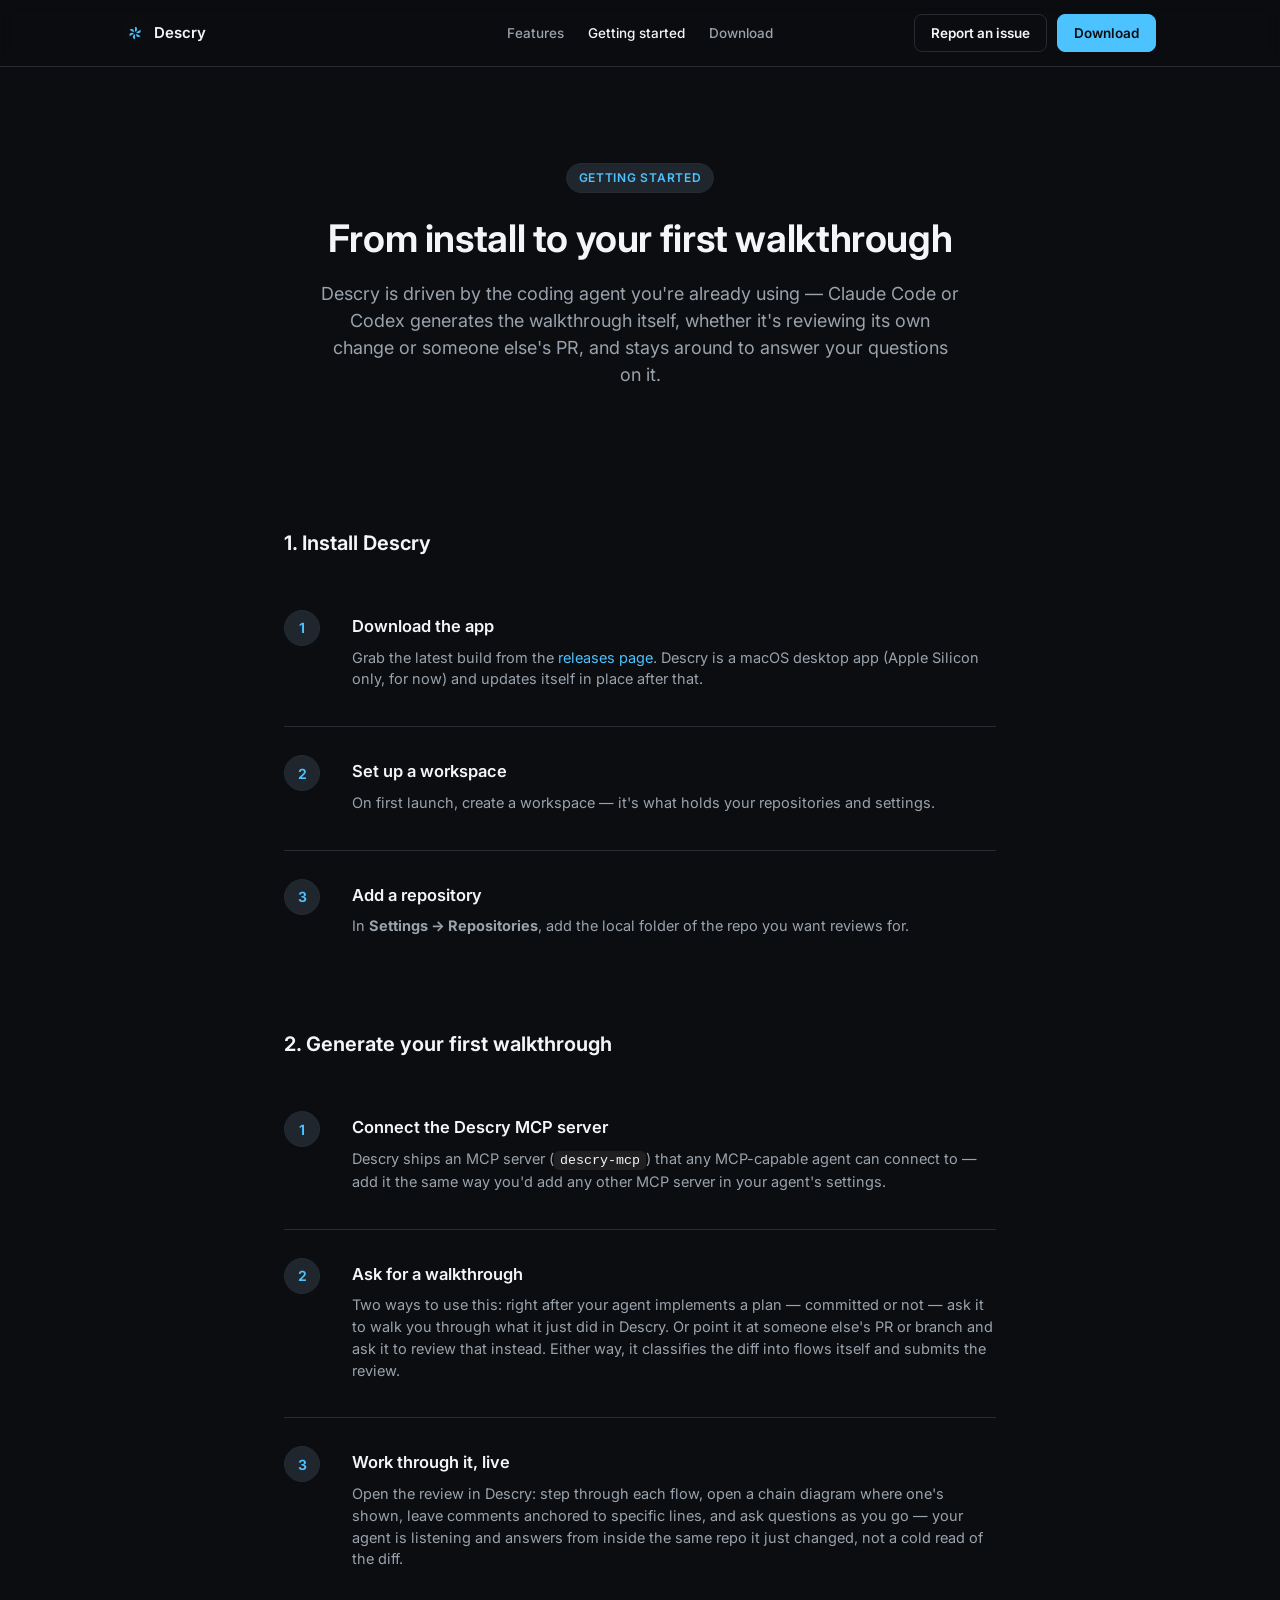
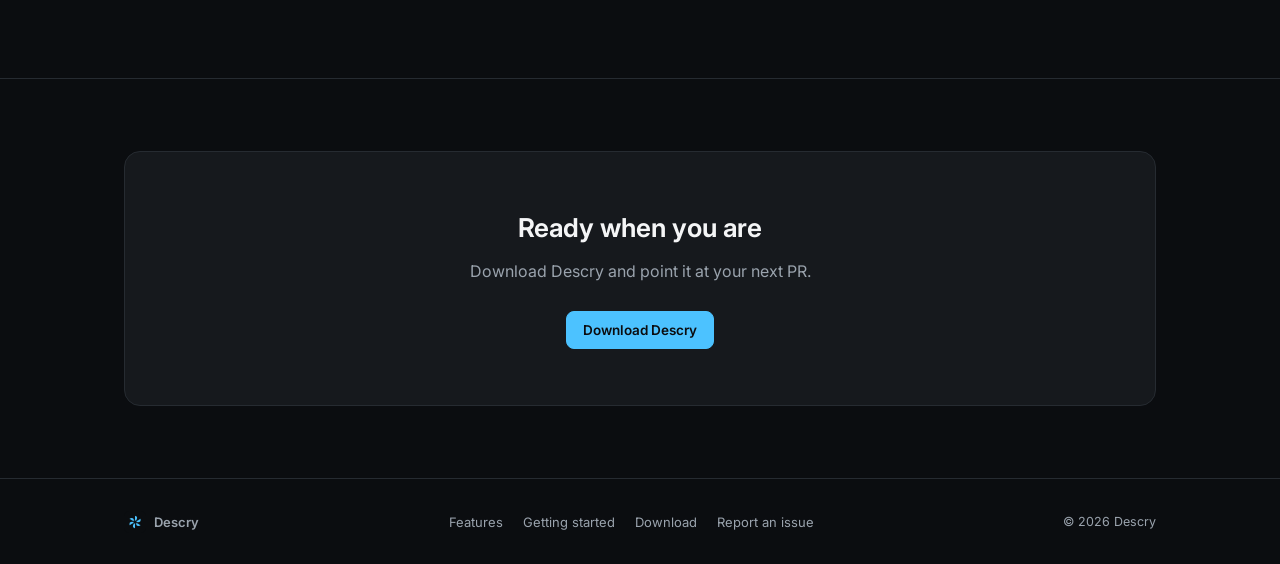
<file: getting-started.html>
<!doctype html>
<html lang="en">
  <head>
    <meta charset="UTF-8" />
    <meta name="viewport" content="width=device-width, initial-scale=1.0" />
    <title>Getting started — Descry</title>
    <meta
      name="description"
      content="Install Descry, set up a workspace, and generate your first walkthrough from Claude Code or Codex."
    />
    <link rel="icon" href="assets/icon.png" />
    <link rel="stylesheet" href="assets/styles.css" />
    <link rel="preconnect" href="https://fonts.googleapis.com" />
    <link rel="preconnect" href="https://fonts.gstatic.com" crossorigin />
    <link
      href="https://fonts.googleapis.com/css2?family=Inter:wght@400;500;600;650;700&display=swap"
      rel="stylesheet"
    />
  </head>
  <body>
    <header class="site">
      <div class="wrap bar">
        <a class="brand" href="index.html">
          <img src="assets/icon.png" alt="" />
          Descry
        </a>
        <nav class="primary">
          <a href="features.html">Features</a>
          <a href="getting-started.html" class="active">Getting started</a>
          <a href="https://github.com/meshde/descry-releases/releases/latest">Download</a>
        </nav>
        <div style="display: flex; align-items: center; gap: 10px">
          <a
            class="btn btn-ghost"
            href="https://github.com/meshde/descry-releases/issues/new"
          >Report an issue</a>
          <a class="btn btn-accent" href="https://github.com/meshde/descry-releases/releases/latest">Download</a>
        </div>
      </div>
    </header>

    <main>
      <section class="hero no-border" style="padding-bottom: 32px">
        <div class="wrap">
          <span class="eyebrow">Getting started</span>
          <h1 style="font-size: 38px">From install to your first walkthrough</h1>
          <p class="lead">
            Descry is driven by the coding agent you're already using —
            Claude Code or Codex generates the walkthrough itself, whether
            it's reviewing its own change or someone else's PR, and stays
            around to answer your questions on it.
          </p>
        </div>
      </section>

      <section class="no-border">
        <div class="wrap" style="max-width: 760px">
          <div class="section-head" style="text-align: left; margin: 0 0 24px; max-width: none">
            <h2 style="font-size: 20px">1. Install Descry</h2>
          </div>
          <div class="steps">
            <div class="step">
              <div class="num">1</div>
              <div>
                <h3>Download the app</h3>
                <p>
                  Grab the latest build from the
                  <a href="https://github.com/meshde/descry-releases/releases/latest">releases page</a>.
                  Descry is a macOS desktop app (Apple Silicon only, for now)
                  and updates itself in place after that.
                </p>
              </div>
            </div>
            <div class="step">
              <div class="num">2</div>
              <div>
                <h3>Set up a workspace</h3>
                <p>
                  On first launch, create a workspace — it's what holds your
                  repositories and settings.
                </p>
              </div>
            </div>
            <div class="step">
              <div class="num">3</div>
              <div>
                <h3>Add a repository</h3>
                <p>
                  In <strong>Settings → Repositories</strong>, add the local
                  folder of the repo you want reviews for.
                </p>
              </div>
            </div>
          </div>

          <div class="section-head" style="text-align: left; margin: 56px 0 24px; max-width: none">
            <h2 style="font-size: 20px">2. Generate your first walkthrough</h2>
          </div>
          <div class="steps">
            <div class="step">
              <div class="num">1</div>
              <div>
                <h3>Connect the Descry MCP server</h3>
                <p>
                  Descry ships an MCP server (<code>descry-mcp</code>) that any
                  MCP-capable agent can connect to — add it the same way you'd
                  add any other MCP server in your agent's settings.
                </p>
              </div>
            </div>
            <div class="step">
              <div class="num">2</div>
              <div>
                <h3>Ask for a walkthrough</h3>
                <p>
                  Two ways to use this: right after your agent implements a
                  plan — committed or not — ask it to walk you through what
                  it just did in Descry. Or point it at someone else's PR or
                  branch and ask it to review that instead. Either way, it
                  classifies the diff into flows itself and submits the
                  review.
                </p>
              </div>
            </div>
            <div class="step">
              <div class="num">3</div>
              <div>
                <h3>Work through it, live</h3>
                <p>
                  Open the review in Descry: step through each flow, open a
                  chain diagram where one's shown, leave comments anchored to
                  specific lines, and ask questions as you go — your agent is
                  listening and answers from inside the same repo it just
                  changed, not a cold read of the diff.
                </p>
              </div>
            </div>
          </div>
        </div>
      </section>

      <section>
        <div class="wrap">
          <div class="cta-band">
            <h2>Ready when you are</h2>
            <p>Download Descry and point it at your next PR.</p>
            <a class="btn btn-accent" href="https://github.com/meshde/descry-releases/releases/latest">Download Descry</a>
          </div>
        </div>
      </section>
    </main>

    <footer class="site">
      <div class="wrap bar">
        <a class="brand" href="index.html">
          <img src="assets/icon.png" alt="" />
          Descry
        </a>
        <div class="links">
          <a href="features.html">Features</a>
          <a href="getting-started.html">Getting started</a>
          <a href="https://github.com/meshde/descry-releases/releases/latest">Download</a>
          <a href="https://github.com/meshde/descry-releases/issues/new">Report an issue</a>
        </div>
        <small>&copy; 2026 Descry</small>
      </div>
    </footer>
  </body>
</html>
</file>
<file: assets/styles.css>
/*
 * Dark-only design tokens, carried over verbatim from the Descry app
 * (app/src/styles.css) so the marketing site matches the product exactly.
 */
:root {
  --color-bg: #0b0d10;
  --color-sidebar: #212124;
  --color-surface: #16191d;
  --color-input: #1f1f21;
  --color-active-tint: #1f262e;
  --color-border: #262b31;

  --color-accent: #4cc2ff;
  --color-accent-fg: #0b0d10;

  --color-text: #f4f5f6;
  --color-text-muted: #9aa3ad;
  --color-text-dim: #9aa3ad;

  --color-success: #59bf73;
  --color-danger: #e5484d;

  --color-diff-add: #2ea043;
  --color-diff-add-bg: rgb(46 160 67 / 0.15);
  --color-diff-del: #f85149;
  --color-diff-del-bg: rgb(248 81 73 / 0.15);

  --radius: 0.5rem;
  --font-sans:
    "Inter", ui-sans-serif, system-ui, -apple-system, "Segoe UI", Roboto,
    sans-serif;

  color-scheme: dark;
}

* {
  box-sizing: border-box;
}

html,
body {
  margin: 0;
  padding: 0;
}

body {
  background: var(--color-bg);
  color: var(--color-text);
  font-family: var(--font-sans);
  -webkit-font-smoothing: antialiased;
  line-height: 1.5;
}

a {
  color: var(--color-accent);
  text-decoration: none;
}

a:hover {
  text-decoration: underline;
}

img {
  max-width: 100%;
}

.wrap {
  max-width: 1080px;
  margin: 0 auto;
  padding: 0 24px;
}

/* ---------- Header ---------- */

header.site {
  position: sticky;
  top: 0;
  z-index: 10;
  background: color-mix(in srgb, var(--color-bg) 92%, transparent);
  backdrop-filter: blur(6px);
  border-bottom: 1px solid var(--color-border);
}

header.site .bar {
  display: grid;
  grid-template-columns: 1fr auto 1fr;
  align-items: center;
  gap: 16px;
  padding: 14px 24px;
}

header.site .bar > div {
  justify-self: end;
}

.brand {
  display: flex;
  align-items: center;
  gap: 8px;
  font-weight: 600;
  font-size: 15px;
  color: var(--color-text);
}

.brand:hover {
  text-decoration: none;
}

.brand img {
  width: 22px;
  height: 22px;
  border-radius: 5px;
}

nav.primary {
  display: flex;
  align-items: center;
  gap: 24px;
}

nav.primary a {
  color: var(--color-text-muted);
  font-size: 13.5px;
  font-weight: 500;
}

nav.primary a:hover,
nav.primary a.active {
  color: var(--color-text);
  text-decoration: none;
}

.btn {
  display: inline-flex;
  align-items: center;
  gap: 6px;
  border-radius: var(--radius);
  padding: 8px 16px;
  font-size: 13.5px;
  font-weight: 600;
  border: 1px solid var(--color-border);
  cursor: pointer;
}

.btn:hover {
  text-decoration: none;
}

.btn-accent {
  background: var(--color-accent);
  color: var(--color-accent-fg);
  border-color: var(--color-accent);
}

.btn-accent:hover {
  opacity: 0.9;
}

.btn-ghost {
  background: transparent;
  color: var(--color-text);
}

.btn-ghost:hover {
  background: var(--color-active-tint);
}

/* ---------- Hero ---------- */

.hero {
  padding: 96px 0 72px;
  text-align: center;
}

.hero .eyebrow {
  display: inline-block;
  font-size: 12px;
  font-weight: 600;
  letter-spacing: 0.06em;
  text-transform: uppercase;
  color: var(--color-accent);
  background: var(--color-active-tint);
  border: 1px solid var(--color-border);
  border-radius: 999px;
  padding: 5px 12px;
  margin-bottom: 24px;
}

.hero h1 {
  font-size: 48px;
  line-height: 1.12;
  letter-spacing: -0.01em;
  margin: 0 0 20px;
  font-weight: 650;
}

.hero p.lead {
  font-size: 18px;
  color: var(--color-text-muted);
  max-width: 640px;
  margin: 0 auto 36px;
}

.hero .cta-row {
  display: flex;
  justify-content: center;
  gap: 12px;
  flex-wrap: wrap;
}

.hero .cta-row .btn {
  padding: 11px 22px;
  font-size: 14.5px;
}

/* ---------- Mockup / screenshot frame ---------- */

.mockup {
  margin: 56px auto 0;
  max-width: 960px;
  border: 1px solid var(--color-border);
  border-radius: 12px;
  background: var(--color-surface);
  overflow: hidden;
  box-shadow: 0 30px 80px -20px rgb(0 0 0 / 0.6);
}

.mockup .titlebar {
  display: flex;
  align-items: center;
  gap: 6px;
  padding: 10px 14px;
  border-bottom: 1px solid var(--color-border);
}

.mockup .dot {
  width: 10px;
  height: 10px;
  border-radius: 50%;
  background: var(--color-border);
}

.mockup .dot.red {
  background: #ff5f57;
}
.mockup .dot.yellow {
  background: #febc2e;
}
.mockup .dot.green {
  background: #28c840;
}

.mockup .titlebar .appname {
  margin-left: 8px;
  font-size: 12.5px;
  font-weight: 600;
  color: var(--color-text-muted);
}

.mockup .body {
  padding: 24px;
}

.mockup .body.flush {
  padding: 0;
}

/* ---------- App UI replica pieces (crumb bar, tabs, diff, threads) ---------- */

.crumb-bar {
  display: flex;
  align-items: center;
  justify-content: space-between;
  padding: 10px 16px;
  border-bottom: 1px solid var(--color-border);
  font-size: 12px;
}

.crumb-bar .crumbs {
  color: var(--color-text-dim);
}

.crumb-bar .crumbs b {
  color: var(--color-accent);
  font-weight: 600;
}

.tab-bar {
  display: flex;
  align-items: center;
  justify-content: space-between;
  gap: 12px;
  padding: 8px 16px;
  border-bottom: 1px solid var(--color-border);
  font-size: 12.5px;
}

.tab-bar .tabs {
  display: flex;
  align-items: center;
  gap: 4px;
}

.tab-bar .tab {
  padding: 5px 10px;
  border-radius: 6px;
  color: var(--color-text-dim);
}

.tab-bar .tab.active {
  background: var(--color-active-tint);
  color: var(--color-text);
  font-weight: 600;
}

.tab-bar .meta {
  display: flex;
  align-items: center;
  gap: 8px;
  color: var(--color-text-dim);
}

.tab-bar .sha {
  font-family: ui-monospace, monospace;
  font-size: 11px;
  background: var(--color-input);
  padding: 3px 8px;
  border-radius: 5px;
}

.tab-bar .badge {
  position: relative;
  display: inline-flex;
  width: 22px;
  height: 22px;
  align-items: center;
  justify-content: center;
  border: 1px solid var(--color-border);
  border-radius: 5px;
  font-size: 11px;
}

.tab-bar .badge .count {
  position: absolute;
  top: -5px;
  right: -5px;
  background: #d29922;
  color: #0b0d10;
  font-size: 9px;
  font-weight: 700;
  border-radius: 999px;
  min-width: 13px;
  height: 13px;
  display: flex;
  align-items: center;
  justify-content: center;
  padding: 0 2px;
}

.step-head {
  padding: 18px 20px 14px;
}

.step-head .title-row {
  display: flex;
  align-items: flex-start;
  justify-content: space-between;
  gap: 16px;
}

.step-head h4 {
  margin: 0 0 8px;
  font-size: 18px;
  font-weight: 650;
}

.step-head p {
  margin: 0;
  color: var(--color-text-muted);
  font-size: 13.5px;
  max-width: 560px;
}

.step-head .actions {
  display: flex;
  align-items: center;
  gap: 10px;
  flex-shrink: 0;
}

.pill-btn {
  display: inline-flex;
  align-items: center;
  gap: 6px;
  border: 1px solid var(--color-border);
  border-radius: 6px;
  padding: 5px 10px;
  font-size: 12px;
  font-weight: 600;
  color: var(--color-accent);
  white-space: nowrap;
}

.pill-btn.muted {
  color: var(--color-text-dim);
  font-weight: 500;
}

.called-by {
  padding: 6px 20px;
  font-size: 12px;
  color: var(--color-text-dim);
  border-bottom: 1px solid var(--color-border);
}

.called-by b {
  color: var(--color-accent);
  font-weight: 500;
  font-family: ui-monospace, monospace;
}

.file-row {
  display: flex;
  align-items: center;
  justify-content: space-between;
  padding: 8px 20px;
  font-size: 12.5px;
  color: var(--color-accent);
  border-bottom: 1px solid var(--color-border);
}

.file-row .hunks {
  color: var(--color-text-dim);
  font-weight: 400;
}

.hunk-row {
  display: flex;
  align-items: flex-start;
  justify-content: space-between;
  gap: 12px;
  padding: 10px 20px;
  font-size: 12.5px;
  border-bottom: 1px solid var(--color-border);
  background: color-mix(in srgb, var(--color-active-tint) 45%, transparent);
}

.hunk-row .left {
  display: flex;
  align-items: flex-start;
  gap: 8px;
}

.hunk-row .sparkle {
  color: #b794f6;
  flex-shrink: 0;
  margin-top: 1px;
}

.hunk-row .symbol {
  font-weight: 650;
  color: var(--color-text);
}

.hunk-row .desc {
  color: var(--color-text-muted);
}

.hunk-row .right {
  display: flex;
  align-items: center;
  gap: 10px;
  flex-shrink: 0;
  font-family: ui-monospace, monospace;
  font-size: 11.5px;
}

.hunk-row .comment-count {
  color: var(--color-accent);
}

.hunk-row .stat-add {
  color: var(--color-diff-add);
}

.hunk-row .stat-del {
  color: var(--color-diff-del);
}

.expand-row {
  padding: 6px 20px;
  font-size: 11.5px;
  color: var(--color-text-dim);
  border-bottom: 1px solid var(--color-border);
}

.diffcode {
  font-family: ui-monospace, "SF Mono", Menlo, Consolas, monospace;
  font-size: 12.5px;
  line-height: 1.7;
  overflow-x: auto;
}

.diffline {
  display: flex;
  padding: 0 20px;
}

.diffline .gut {
  width: 30px;
  flex-shrink: 0;
  text-align: right;
  padding-right: 10px;
  color: var(--color-text-dim);
  user-select: none;
}

.diffline .mark {
  width: 14px;
  flex-shrink: 0;
  text-align: center;
  user-select: none;
}

.diffline .code {
  white-space: pre;
  color: var(--color-text-muted);
}

.diffline.add {
  background: var(--color-diff-add-bg);
}
.diffline.add .gut,
.diffline.add .mark {
  color: var(--color-diff-add);
}
.diffline.add .code {
  color: var(--color-text);
}

.diffline.del {
  background: var(--color-diff-del-bg);
}
.diffline.del .gut,
.diffline.del .mark {
  color: var(--color-diff-del);
}
.diffline.del .code {
  color: var(--color-text-muted);
}

.diffline.anchor {
  border-left: 2px solid #d29922;
}

/* ---------- Syntax highlighting (Prism tokens), TS/JS diff code ---------- */

.token.keyword {
  color: #569cd6;
}
.token.operator {
  color: var(--color-text-muted);
}
.token.string {
  color: #ce9178;
}
.token.function {
  color: #dcdcaa;
}
.token.class-name,
.token.builtin,
.token.maybe-class-name {
  color: #4ec9b0;
}
.token.number,
.token.boolean {
  color: #b5cea8;
}
.token.punctuation {
  color: inherit;
}
.token.comment {
  color: var(--color-text-dim);
  font-style: italic;
}

/* ---------- Floating Ask / Comment toolbar ---------- */

.select-toolbar {
  display: inline-flex;
  align-items: center;
  gap: 2px;
  background: #0f1216;
  border: 1px solid var(--color-border);
  border-radius: 8px;
  padding: 4px;
  box-shadow: 0 8px 24px -8px rgb(0 0 0 / 0.6);
  font-size: 12px;
  margin: 10px 20px;
}

.select-toolbar button {
  display: inline-flex;
  align-items: center;
  gap: 5px;
  background: none;
  border: none;
  color: var(--color-text);
  padding: 6px 10px;
  border-radius: 5px;
  font: inherit;
  font-weight: 600;
}

.select-toolbar .divider {
  width: 1px;
  height: 16px;
  background: var(--color-border);
}

.select-toolbar .close {
  color: var(--color-text-dim);
  padding: 6px 8px;
  font-weight: 400;
}

/* ---------- Inline thread / draft-comment panels ---------- */

.thread-box {
  margin: 0 20px 14px;
  border: 1px solid var(--color-border);
  border-radius: 8px;
  overflow: hidden;
  background: var(--color-surface);
}

.thread-box .thread-head {
  display: flex;
  align-items: center;
  justify-content: space-between;
  padding: 8px 12px;
  font-size: 11.5px;
  color: var(--color-text-dim);
  border-bottom: 1px solid var(--color-border);
}

.thread-box .thread-head .loc {
  display: flex;
  align-items: center;
  gap: 6px;
  font-family: ui-monospace, monospace;
}

.thread-box .thread-body {
  padding: 14px;
}

.draft-comment {
  margin: 0 20px 0;
  border: 1px solid var(--color-border);
  border-top: 2px solid #d29922;
  border-radius: 0 0 8px 8px;
  background: var(--color-surface);
  padding: 10px 14px;
}

.draft-comment .head {
  display: flex;
  align-items: center;
  justify-content: space-between;
  margin-bottom: 6px;
}

.draft-comment .label {
  font-size: 10px;
  font-weight: 700;
  letter-spacing: 0.05em;
  text-transform: uppercase;
  color: #d29922;
}

.draft-comment .icons {
  display: flex;
  gap: 10px;
  color: var(--color-text-dim);
}

.draft-comment p {
  margin: 0;
  font-size: 12.5px;
  color: var(--color-text-muted);
}

.reply-row {
  margin: 0 20px 20px;
  display: flex;
  align-items: center;
  justify-content: space-between;
  border: 1px solid var(--color-border);
  border-radius: 8px;
  padding: 9px 12px;
  font-size: 12.5px;
  color: var(--color-text-dim);
}

/* ---------- Chain diagram modal ---------- */

.chain-modal-wrap {
  padding: 24px 20px;
}

.chain-modal-wrap .dimmed {
  opacity: 0.35;
  filter: blur(0.5px);
}

.chain-modal {
  margin: 0 auto;
  max-width: 320px;
  background: var(--color-surface);
  border: 1px solid var(--color-border);
  border-radius: 10px;
  box-shadow: 0 30px 60px -16px rgb(0 0 0 / 0.7);
  padding: 16px 18px;
}

.chain-modal .head {
  display: flex;
  align-items: flex-start;
  justify-content: space-between;
  margin-bottom: 14px;
  padding-bottom: 12px;
  border-bottom: 1px solid var(--color-border);
}

.chain-modal h5 {
  margin: 0 0 4px;
  font-size: 14px;
  font-family: ui-monospace, monospace;
}

.chain-modal p {
  margin: 0;
  font-size: 11.5px;
  color: var(--color-text-dim);
}

.chain-modal .close {
  color: var(--color-text-dim);
}

.chain-diagram-row {
  display: flex;
  align-items: center;
  gap: 10px;
}

.chain-diagram-row.vertical {
  flex-direction: column;
  align-items: flex-start;
  gap: 2px;
}

.chain-node {
  position: relative;
  display: inline-block;
  border: 1px solid var(--color-border);
  background: var(--color-active-tint);
  border-radius: 6px;
  padding: 8px 14px;
  font-family: ui-monospace, monospace;
  font-size: 12px;
  color: var(--color-accent);
}

.chain-node::after {
  content: "";
  position: absolute;
  top: -3px;
  right: -3px;
  width: 7px;
  height: 7px;
  border-radius: 50%;
  background: #f4f5f6;
}

.chain-arrow {
  color: var(--color-text-dim);
}

.chain-diagram-row.vertical .chain-arrow {
  padding-left: 22px;
  font-size: 13px;
}

/* ---------- Sidebar replicas (flow list / node tree) ---------- */

.side-panel {
  border-right: 1px solid var(--color-border);
  padding: 14px 0;
}

.side-panel .side-label {
  padding: 0 16px 10px;
  font-size: 11px;
  font-weight: 650;
  letter-spacing: 0.04em;
  text-transform: uppercase;
  color: var(--color-text-dim);
}

.flow-item {
  padding: 10px 16px;
  border-bottom: 1px solid var(--color-border);
}

.flow-item.active {
  background: var(--color-active-tint);
}

.flow-item b {
  display: block;
  font-size: 12.5px;
  color: var(--color-text);
  margin-bottom: 4px;
}

.flow-item.active b {
  color: var(--color-accent);
}

.flow-item .flow-desc {
  font-size: 11.5px;
  color: var(--color-text-muted);
  margin-bottom: 4px;
}

.flow-item .flow-meta {
  font-size: 10.5px;
  color: var(--color-text-dim);
}

.node-item {
  display: flex;
  align-items: center;
  justify-content: space-between;
  padding: 7px 16px;
  font-size: 12.5px;
}

.node-item.active {
  background: var(--color-active-tint);
  color: var(--color-accent);
  font-weight: 600;
}

.node-item.indent {
  padding-left: 32px;
}

.node-item.ref {
  padding-left: 32px;
  color: var(--color-text-dim);
  font-style: italic;
  font-size: 11.5px;
}

.node-item .badge-num {
  display: inline-flex;
  align-items: center;
  justify-content: center;
  width: 16px;
  height: 16px;
  border-radius: 50%;
  background: var(--color-active-tint);
  color: var(--color-text-dim);
  font-size: 9.5px;
}

/* ---------- Sections ---------- */

section {
  padding: 72px 0;
  border-top: 1px solid var(--color-border);
}

section.no-border {
  border-top: none;
}

.section-head {
  text-align: center;
  max-width: 640px;
  margin: 0 auto 48px;
}

.section-head .kicker {
  font-size: 12.5px;
  font-weight: 600;
  letter-spacing: 0.04em;
  text-transform: uppercase;
  color: var(--color-accent);
  margin-bottom: 10px;
}

.section-head h2 {
  font-size: 30px;
  margin: 0 0 12px;
  font-weight: 650;
}

.section-head p {
  color: var(--color-text-muted);
  font-size: 15.5px;
}

/* ---------- Feature grid ---------- */

.grid {
  display: grid;
  grid-template-columns: repeat(3, 1fr);
  gap: 20px;
}

.card {
  background: var(--color-surface);
  border: 1px solid var(--color-border);
  border-radius: var(--radius);
  padding: 22px;
}

.card .icon {
  width: 34px;
  height: 34px;
  border-radius: 8px;
  background: var(--color-active-tint);
  color: var(--color-accent);
  display: flex;
  align-items: center;
  justify-content: center;
  margin-bottom: 14px;
  font-size: 16px;
}

.card h3 {
  font-size: 15.5px;
  margin: 0 0 8px;
  font-weight: 600;
}

.card p {
  font-size: 13.5px;
  color: var(--color-text-muted);
  margin: 0;
}

/* ---------- Feature rows (features page) ---------- */

.feature-row {
  display: grid;
  grid-template-columns: 1fr 1fr;
  gap: 48px;
  align-items: center;
  padding: 56px 0;
  border-top: 1px solid var(--color-border);
}

.feature-row:first-of-type {
  border-top: none;
}

.feature-row.reverse .feature-copy {
  order: 2;
}

.feature-copy .tag {
  font-size: 12px;
  font-weight: 600;
  letter-spacing: 0.04em;
  text-transform: uppercase;
  color: var(--color-accent);
  margin-bottom: 10px;
}

.feature-copy h3 {
  font-size: 24px;
  margin: 0 0 12px;
  font-weight: 650;
}

.feature-copy p {
  color: var(--color-text-muted);
  font-size: 15px;
  margin: 0 0 12px;
}

.feature-copy ul {
  margin: 16px 0 0;
  padding: 0;
  list-style: none;
  font-size: 13.5px;
  color: var(--color-text-muted);
}

.feature-copy li {
  padding-left: 20px;
  position: relative;
  margin-bottom: 8px;
}

.feature-copy li::before {
  content: "→";
  position: absolute;
  left: 0;
  color: var(--color-accent);
}

/* ---------- Chat bubble mock, reused from the app's own styling ---------- */

.chat-mock {
  background: var(--color-surface);
  border: 1px solid var(--color-border);
  border-radius: var(--radius);
  padding: 16px;
  font-size: 12.5px;
}

.chat-mock .turn-user {
  display: flex;
  justify-content: flex-end;
  margin-bottom: 10px;
}

.chat-mock .turn-user span {
  background: var(--color-active-tint);
  color: var(--color-text);
  border-radius: 10px;
  padding: 7px 11px;
  max-width: 80%;
}

.chat-mock .turn-assistant .who {
  font-size: 10px;
  font-weight: 600;
  text-transform: uppercase;
  letter-spacing: 0.05em;
  color: var(--color-accent);
  display: block;
  margin-bottom: 6px;
}

.chat-mock .turn-assistant p {
  color: var(--color-text-muted);
  margin: 0 0 8px;
}

.pill {
  display: inline-block;
  background: var(--color-active-tint);
  color: var(--color-accent);
  border-radius: 4px;
  padding: 1px 6px;
  font-weight: 500;
  font-size: 0.95em;
}

/* ---------- Steps (getting started) ---------- */

.steps {
  display: flex;
  flex-direction: column;
  gap: 0;
}

.step {
  display: grid;
  grid-template-columns: 48px 1fr;
  gap: 20px;
  padding: 28px 0;
  border-top: 1px solid var(--color-border);
}

.step:first-child {
  border-top: none;
}

.step .num {
  width: 36px;
  height: 36px;
  border-radius: 50%;
  background: var(--color-active-tint);
  border: 1px solid var(--color-border);
  color: var(--color-accent);
  display: flex;
  align-items: center;
  justify-content: center;
  font-weight: 650;
  font-size: 14px;
}

.step h3 {
  margin: 4px 0 8px;
  font-size: 16.5px;
  font-weight: 600;
}

.step p {
  margin: 0 0 8px;
  color: var(--color-text-muted);
  font-size: 14.5px;
}

code,
pre {
  font-family: ui-monospace, "SF Mono", Menlo, Consolas, monospace;
  background: var(--color-input);
  border-radius: 5px;
}

code {
  padding: 2px 6px;
  font-size: 0.92em;
  color: var(--color-text);
}

pre {
  padding: 14px 16px;
  overflow-x: auto;
  border: 1px solid var(--color-border);
  font-size: 13px;
  line-height: 1.6;
}

pre code {
  background: none;
  padding: 0;
}

/* ---------- CTA band ---------- */

.cta-band {
  text-align: center;
  background: var(--color-surface);
  border: 1px solid var(--color-border);
  border-radius: 16px;
  padding: 56px 32px;
}

.cta-band h2 {
  font-size: 26px;
  margin: 0 0 12px;
  font-weight: 650;
}

.cta-band p {
  color: var(--color-text-muted);
  margin: 0 0 28px;
}

/* ---------- Footer ---------- */

footer.site {
  border-top: 1px solid var(--color-border);
  padding: 32px 0;
}

footer.site .bar {
  display: flex;
  align-items: center;
  justify-content: space-between;
  flex-wrap: wrap;
  gap: 12px;
}

footer.site .links {
  display: flex;
  gap: 20px;
}

footer.site a {
  color: var(--color-text-dim);
  font-size: 13px;
}

footer.site small {
  color: var(--color-text-dim);
  font-size: 12.5px;
}

/* ---------- Responsive ---------- */

@media (max-width: 860px) {
  .grid {
    grid-template-columns: 1fr;
  }
  .feature-row,
  .feature-row.reverse .feature-copy {
    grid-template-columns: 1fr;
    order: initial;
  }
  .feature-row {
    gap: 24px;
  }
  nav.primary {
    display: none;
  }
  .side-panel {
    display: none;
  }
  .hero h1 {
    font-size: 34px;
  }
}
</file>
